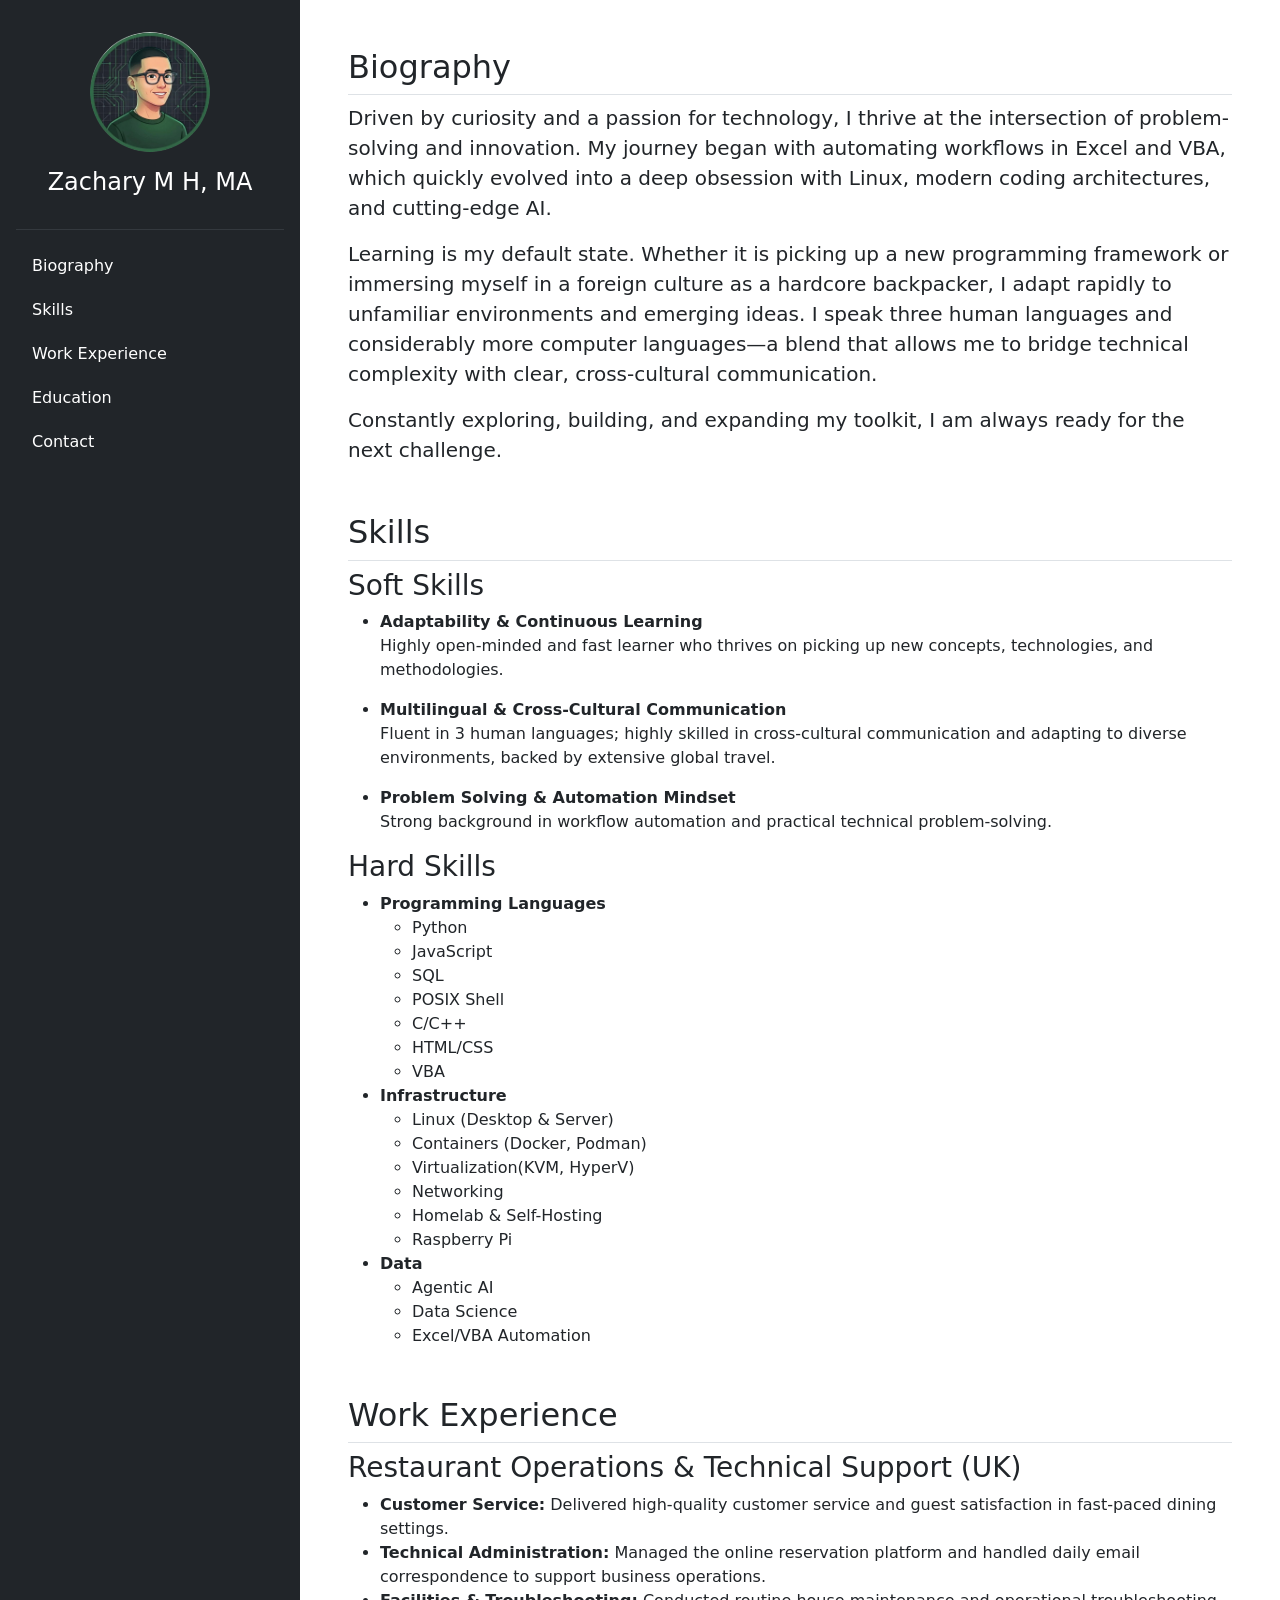
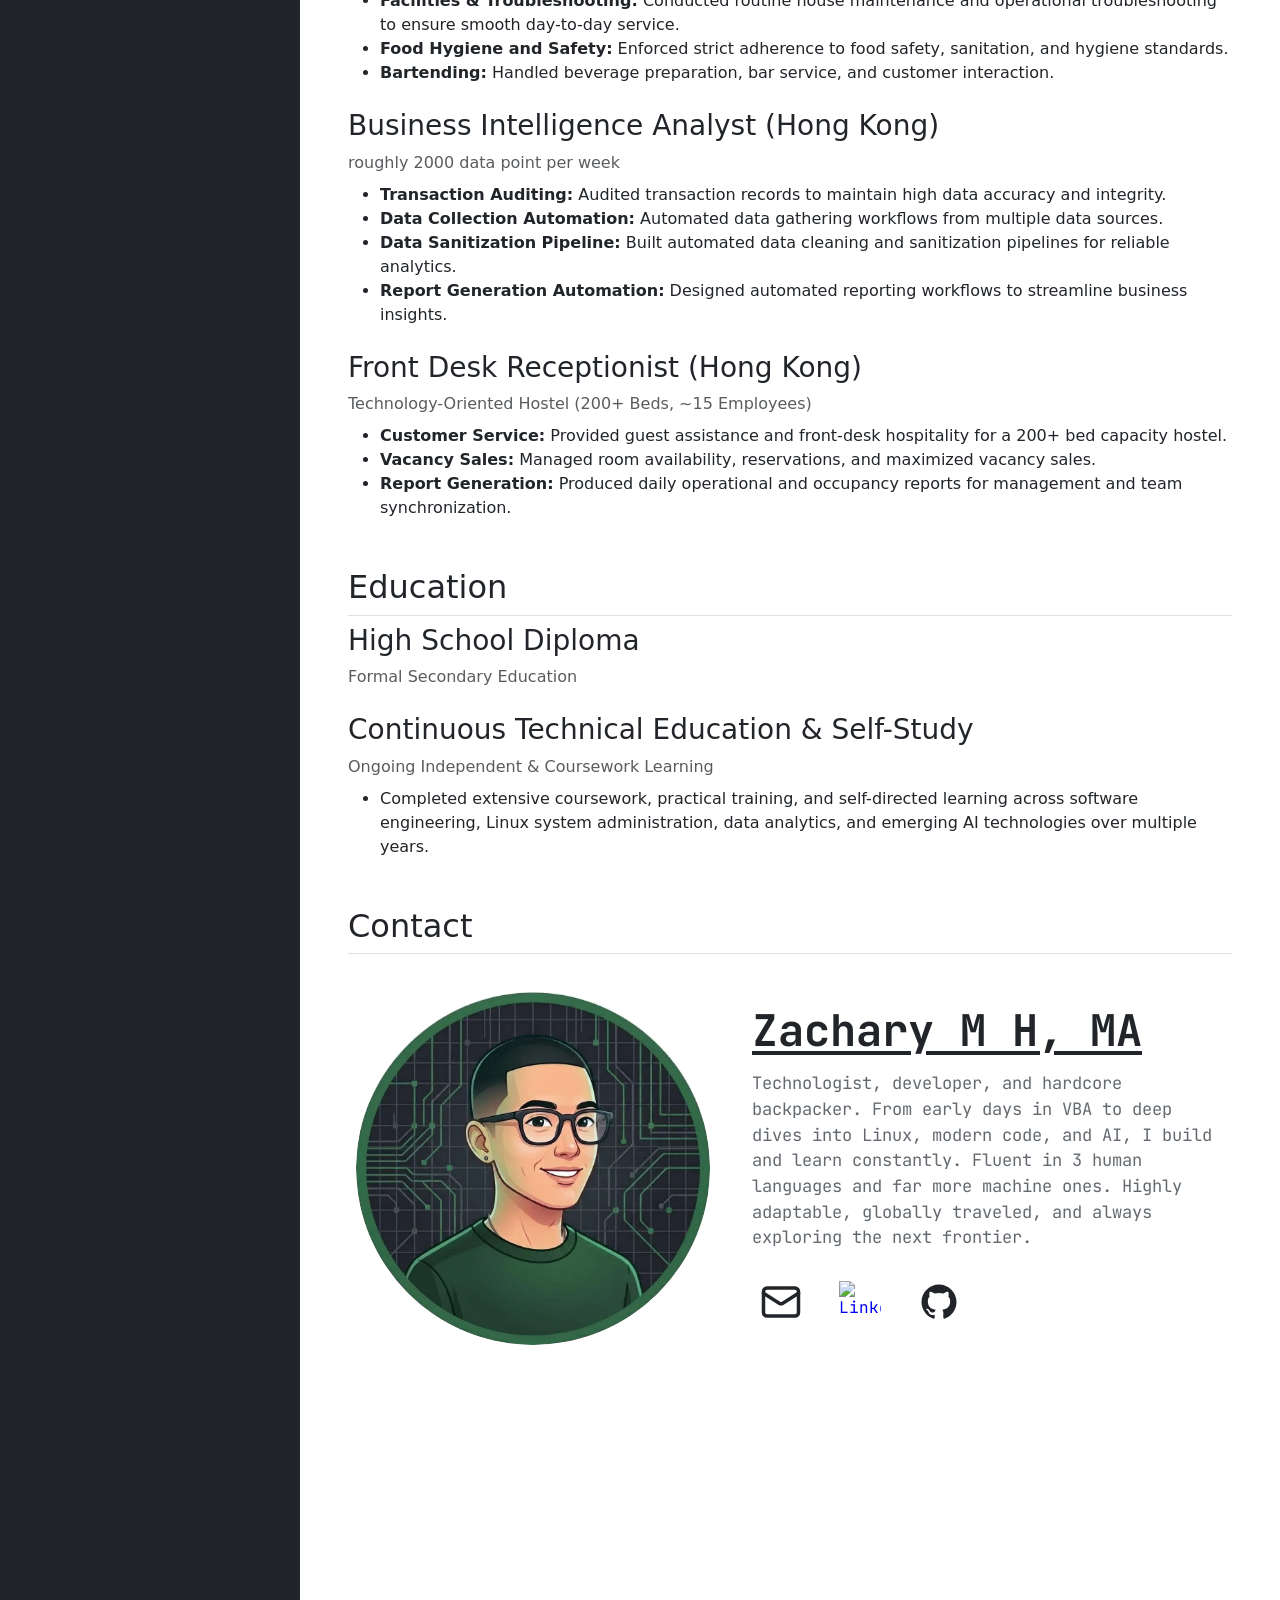
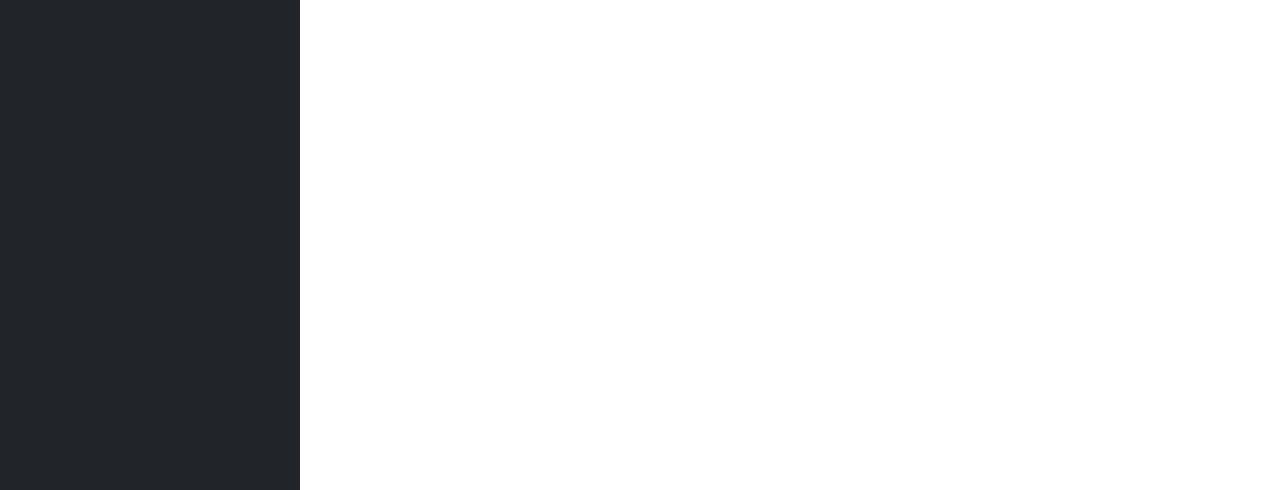
<file: index.html>
<!DOCTYPE html>
<html lang="en">

<head>
    <meta charset="UTF-8">
    <meta name="viewport" content="width=device-width, initial-scale=1.0">
    <!-- Bootstrap 5 CSS -->
    <link href="https://cdn.jsdelivr.net/npm/bootstrap@5.3.3/dist/css/bootstrap.min.css" rel="stylesheet">
    <!-- Custom CSS -->
    <link rel="stylesheet" href="assets/style.css">
    <title>Zachary M H, MA</title>
</head>

<body>
    <div class="d-flex min-vh-100">
        <!-- Sidebar -->
        <aside class="d-none d-xl-flex flex-column flex-shrink-0 p-3 text-white bg-dark" style="width: 300px;">
            <!-- Avatar at the top -->
            <div class="text-center my-3">
                <img src="assets/images/zach-avatar-rounded.png" alt="Zach" class="img-fluid rounded-circle mb-2"
                    style="width: 120px; height: 120px; object-fit: cover;">
                <h2 class="text-nowrap fs-4 mb-0 mt-2">Zachary M H, MA</h2>
            </div>

            <hr class="border-secondary">

            <!-- Navigation Links -->
            <ul class="nav nav-pills flex-column mb-auto gap-1">
                <li class="nav-item">
                    <a href="#biography" class="nav-link text-white" aria-current="page">Biography</a>
                </li>
                <li class="nav-item">
                    <a href="#skills" class="nav-link text-white">Skills</a>
                </li>
                <li class="nav-item">
                    <a href="#experience" class="nav-link text-white">Work Experience</a>
                </li>
                <li class="nav-item">
                    <a href="#education" class="nav-link text-white">Education</a>
                </li>
                <li class="nav-item">
                    <a href="#contact" class="nav-link text-white">Contact</a>
                </li>
            </ul>
        </aside>

        <!-- Main Content -->
        <main class="flex-grow-1 p-5 bg-white overflow-auto">
            <section class="mb-5">
                <h2 class="border-bottom pb-2">Biography</h2>
                <p class="fs-5">
                    Driven by curiosity and a passion for technology, I thrive at the intersection of problem-solving
                    and innovation. My
                    journey began with automating workflows in Excel and VBA, which quickly evolved into a deep
                    obsession with Linux, modern
                    coding architectures, and cutting-edge AI.
                </p>
                </hr>
                <p class="fs-5">
                    Learning is my default state. Whether it is picking up a new programming framework or immersing
                    myself in a foreign
                    culture as a hardcore backpacker, I adapt rapidly to unfamiliar environments and emerging ideas. I
                    speak three human
                    languages and considerably more computer languages—a blend that allows me to bridge technical
                    complexity with clear,
                    cross-cultural communication.
                </p>
                <p class="fs-5">
                    Constantly exploring, building, and expanding my toolkit, I am always ready for the next challenge.
                </p>
            </section>

            <section id="skills" class="mb-5">
                <h2 class="border-bottom pb-2">Skills</h2>
                <h3>Soft Skills</h3>
                <ul>
                    <li><strong>Adaptability & Continuous Learning</strong></li>
                    <p>Highly open-minded and fast learner who thrives on picking up new concepts, technologies, and
                        methodologies.
                    </p>
                    <li><strong>Multilingual & Cross-Cultural Communication</strong></li>
                    <p>Fluent in 3 human languages; highly skilled in cross-cultural communication and adapting to
                        diverse environments, backed
                        by extensive global travel.</p>
                    <li><strong>Problem Solving & Automation Mindset</strong></li>
                    <p>Strong background in workflow automation and practical technical problem-solving.</p>
                </ul>
                <h3>Hard Skills</h3>
                <ul>
                    <li><strong>Programming Languages</strong></li>
                    <ul>
                        <li>Python</li>
                        <li>JavaScript</li>
                        <li>SQL</li>
                        <li>POSIX Shell</li>
                        <li>C/C++</li>
                        <li>HTML/CSS</li>
                        <li>VBA</li>
                    </ul>
                    <li><strong>Infrastructure</strong></li>
                    <ul>
                        <li>Linux (Desktop & Server)</li>
                        <li>Containers (Docker, Podman)</li>
                        <li>Virtualization(KVM, HyperV)</li>
                        <li>Networking</li>
                        <li>Homelab & Self-Hosting</li>
                        <li>Raspberry Pi</li>
                    </ul>
                    <li><strong>Data</strong></li>
                    <ul>
                        <li>Agentic AI</li>
                        <li>Data Science</li>
                        <li>Excel/VBA Automation</li>
                    </ul>
                </ul>
            </section>

            <section id="experience" class="mb-5">
                <h2 class="border-bottom pb-2">Work Experience</h2>
                <div class="mb-4">
                    <h3>Restaurant Operations & Technical Support (UK)</h3>
                    <ul>
                        <li><strong>Customer Service:</strong> Delivered high-quality customer service and guest
                            satisfaction in fast-paced
                            dining settings.</li>
                        <li><strong>Technical Administration:</strong> Managed the online reservation platform and
                            handled daily email
                            correspondence to support business operations.</li>
                        <li><strong>Facilities & Troubleshooting:</strong> Conducted routine house maintenance and
                            operational
                            troubleshooting to ensure smooth day-to-day service.</li>
                        <li><strong>Food Hygiene and Safety:</strong> Enforced strict adherence to food safety,
                            sanitation, and hygiene
                            standards.</li>
                        <li><strong>Bartending:</strong> Handled beverage preparation, bar service, and customer
                            interaction.</li>
                    </ul>
                </div>

                <div class="mb-4">
                    <h3>Business Intelligence Analyst (Hong Kong)</h3>
                    <p class="text-muted mb-2">roughly 2000 data point per week</p>
                    <ul>
                        <li><strong>Transaction Auditing:</strong> Audited transaction records to maintain high data
                            accuracy and integrity.</li>
                        <li><strong>Data Collection Automation:</strong> Automated data gathering workflows from
                            multiple data sources.</li>
                        <li><strong>Data Sanitization Pipeline:</strong> Built automated data cleaning and sanitization
                            pipelines for reliable analytics.</li>
                        <li><strong>Report Generation Automation:</strong> Designed automated reporting workflows to
                            streamline business insights.</li>
                    </ul>
                </div>

                <div class="mb-4">
                    <h3>Front Desk Receptionist (Hong Kong)</h3>
                    <p class="text-muted mb-2">Technology-Oriented Hostel (200+ Beds, ~15 Employees)</p>
                    <ul>
                        <li><strong>Customer Service:</strong> Provided guest assistance and front-desk hospitality for
                            a 200+ bed capacity hostel.</li>
                        <li><strong>Vacancy Sales:</strong> Managed room availability, reservations, and maximized
                            vacancy sales.</li>
                        <li><strong>Report Generation:</strong> Produced daily operational and occupancy reports for
                            management and team synchronization.</li>
                    </ul>
                </div>
            </section>

            <section id="education" class="mb-5">
                <h2 class="border-bottom pb-2">Education</h2>
                <div class="mb-4">
                    <h3>High School Diploma</h3>
                    <p class="text-muted mb-2">Formal Secondary Education</p>
                </div>

                <div class="mb-4">
                    <h3>Continuous Technical Education & Self-Study</h3>
                    <p class="text-muted mb-2">Ongoing Independent & Coursework Learning</p>
                    <ul>
                        <li>Completed extensive coursework, practical training, and self-directed learning across
                            software engineering, Linux system administration, data analytics, and emerging AI
                            technologies over multiple years.</li>
                    </ul>
                </div>
            </section>

            <section id="contact">
                <h2 class="border-bottom pb-2">Contact</h2>
                <div class="d-flex justify-content-start">
                    <iframe id="contact-iframe" src="assets/business-card.html" title="Contact Business Card"></iframe>
                </div>
            </section>
        </main>
    </div>

    <!-- Bootstrap 5 JS Bundle -->
    <script src="https://cdn.jsdelivr.net/npm/bootstrap@5.3.3/dist/js/bootstrap.bundle.min.js"></script>
</body>

</html>
</file>
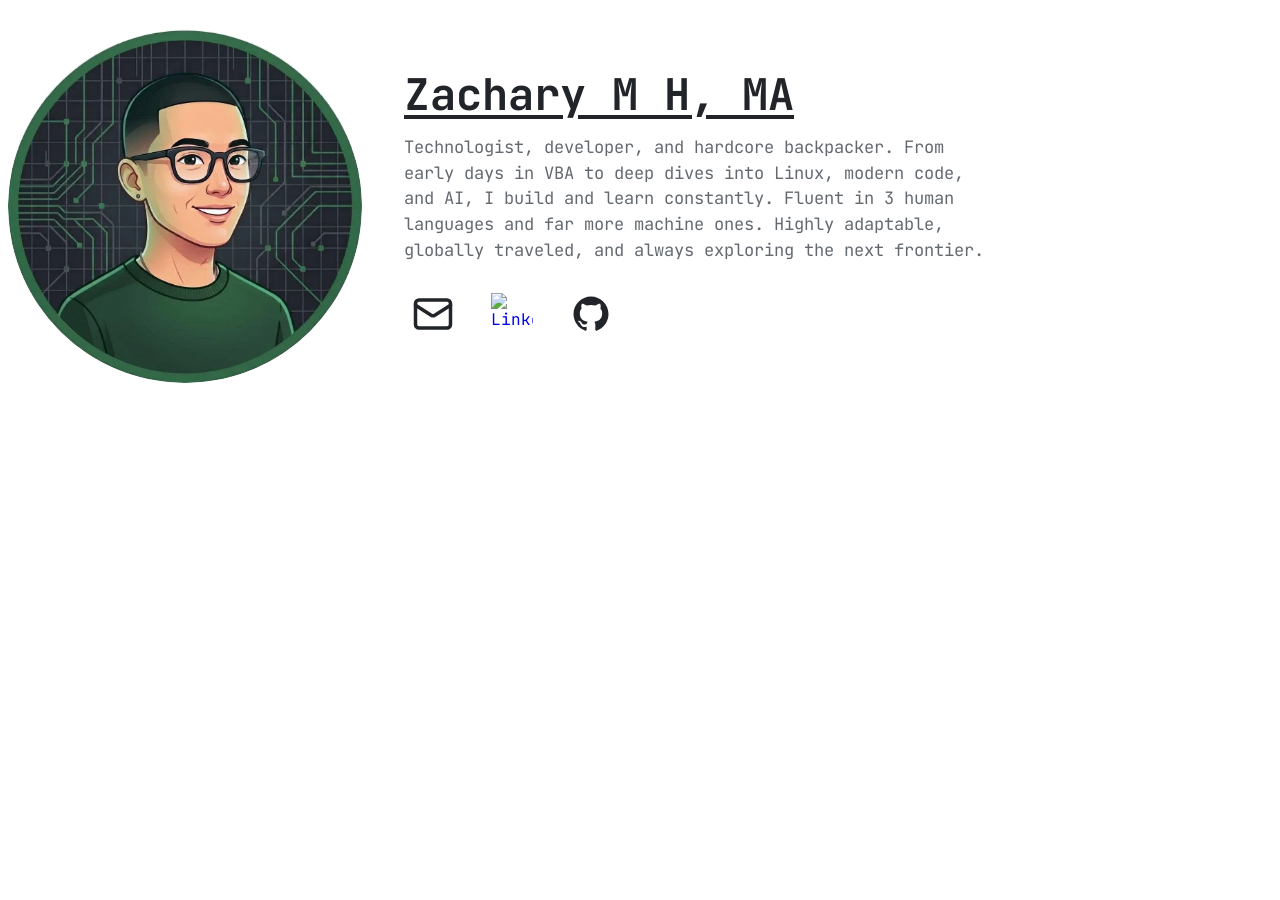
<file: assets/business-card.html>
<!DOCTYPE html>
<html lang="en">

<head>
    <meta charset="UTF-8" />
    <meta name="viewport" content="width=device-width, initial-scale=1.0" />
    <link rel="preconnect" href="https://fonts.googleapis.com">
    <link rel="preconnect" href="https://fonts.gstatic.com" crossorigin>
    <link href="https://fonts.googleapis.com/css2?family=JetBrains+Mono:wght@400;500;600;700&display=swap"
        rel="stylesheet">
    <title>Zachary, MA</title>
    <style>
        body {
            /* background-color: #ffffff; */
            /* background-color: #212529; */
            background-color: transparent;
            display: flex;
            justify-content: flex-start;
            align-items: center;
        }
    </style>
</head>

<body>
    <section>
        <template shadowrootmode="open">
            <style>
                @import url('https://fonts.googleapis.com/css2?family=JetBrains+Mono:wght@400;500;600;700&display=swap');

                /* 🌓 THEME SWITCH: Change --is-dark to 0 (Light) or 1 (Dark) */
                .card-container {
                    all: initial;
                    --is-dark: 0;

                    --text-primary: color-mix(in srgb, #f8f9fa calc(var(--is-dark) * 100%), #212529);
                    --text-secondary: color-mix(in srgb, #ced4da calc(var(--is-dark) * 100%), #495057);
                    --hover-bg: color-mix(in srgb, rgba(255, 255, 255, 0.12) calc(var(--is-dark) * 100%), rgba(0, 0, 0, 0.05));
                    --icon-filter: invert(var(--is-dark));

                    display: flex;
                    flex-direction: row;
                    align-items: center;
                    gap: 42px;
                    max-width: 988px;
                    padding: 21px 0;
                    margin: 0;
                    font-family: 'JetBrains Mono', monospace;
                    color: var(--text-primary);
                    box-sizing: border-box;
                }

                .card-container *,
                .card-container *::before,
                .card-container *::after {
                    box-sizing: border-box;
                }

                .card-avatar {
                    flex-shrink: 0;
                    display: flex;
                    align-items: center;
                    justify-content: center;
                }

                .card-avatar img {
                    width: 354px;
                    height: 354px;
                    border-radius: 50%;
                    object-fit: cover;
                    display: block;
                }

                .card-content {
                    display: flex;
                    flex-direction: column;
                    justify-content: center;
                    gap: 16px;
                    flex: 1;
                }

                .card-name {
                    margin: 0;
                    font-size: 2.73rem;
                    font-weight: 700;
                    line-height: 1.15;
                }

                .card-name a {
                    color: var(--text-primary);
                    text-decoration: underline;
                    text-underline-offset: 5px;
                    transition: opacity 0.15s ease;
                }

                .card-name a:hover {
                    opacity: 0.75;
                }

                .card-pitch {
                    margin: 0;
                    font-size: 1.07rem;
                    line-height: 1.5;
                    color: var(--text-secondary);
                    opacity: 0.85;
                }

                .card-socials {
                    display: flex;
                    align-items: center;
                    gap: 21px;
                    margin-top: 6px;
                }

                .card-social-link {
                    display: inline-flex;
                    align-items: center;
                    justify-content: center;
                    width: 58px;
                    height: 58px;
                    border-radius: 13px;
                    transition: transform 0.15s ease, background-color 0.15s ease;
                    text-decoration: none;
                }

                .card-social-link:hover {
                    transform: translateY(-3px);
                    background-color: var(--hover-bg);
                }

                .card-social-link img {
                    width: 42px;
                    height: 42px;
                    display: block;
                }

                .card-social-link img.theme-adaptive {
                    filter: var(--icon-filter);
                }

                @media (max-width: 750px) {
                    .card-container {
                        flex-direction: column;
                        text-align: center;
                        gap: 26px;
                        padding: 26px;
                    }

                    .card-socials {
                        justify-content: center;
                    }
                }
            </style>

            <div class="card-container">
                <div class="card-avatar">
                    <img src="images/zach-avatar-rounded.png" alt="Zachary Avatar">
                </div>
                <div class="card-content">
                    <h2 class="card-name">
                        <a href="#">Zachary M H, MA</a>
                    </h2>
                    <p class="card-pitch">
                        Technologist, developer, and hardcore backpacker. From early days in VBA to deep dives into
                        Linux, modern code, and AI,
                        I build and learn constantly. Fluent in 3 human languages and far more machine ones. Highly
                        adaptable, globally
                        traveled, and always exploring the next frontier.
                    </p>
                    <div class="card-socials">
                        <!-- Email -->
                        <a href="mailto:zachary_ma@hotmail.com" class="card-social-link" title="Email"
                            aria-label="Email">
                            <img src="images/email-dark.svg" alt="Email" width="42" height="42" class="theme-adaptive">
                        </a>

                        <!-- LinkedIn -->
                        <a href="https://www.linkedin.com/in/zacharymhma" target="_blank" rel="noopener noreferrer"
                            class="card-social-link" title="LinkedIn" aria-label="LinkedIn">
                            <img src="https://www.google.com/s2/favicons?domain=linkedin.com&sz=64" alt="LinkedIn">
                        </a>

                        <!-- GitHub -->
                        <a href="https://github.com/zacharymh-ma" target="_blank" rel="noopener noreferrer"
                            class="card-social-link" title="GitHub" aria-label="GitHub">
                            <img src="images/github-dark.svg" alt="GitHub" class="theme-adaptive">
                        </a>
                    </div>
                </div>
            </div>
        </template>
    </section>
</body>

</html>
</file>
<file: assets/style.css>
#contact-iframe {
    width: 100%;
    height: 450px;
    border: 0;
}

@media (max-width: 1280px) {
    #contact-iframe {
        height: 1080px; /* Taller height to fit stacked content on mobile */
    }
}
</file>
